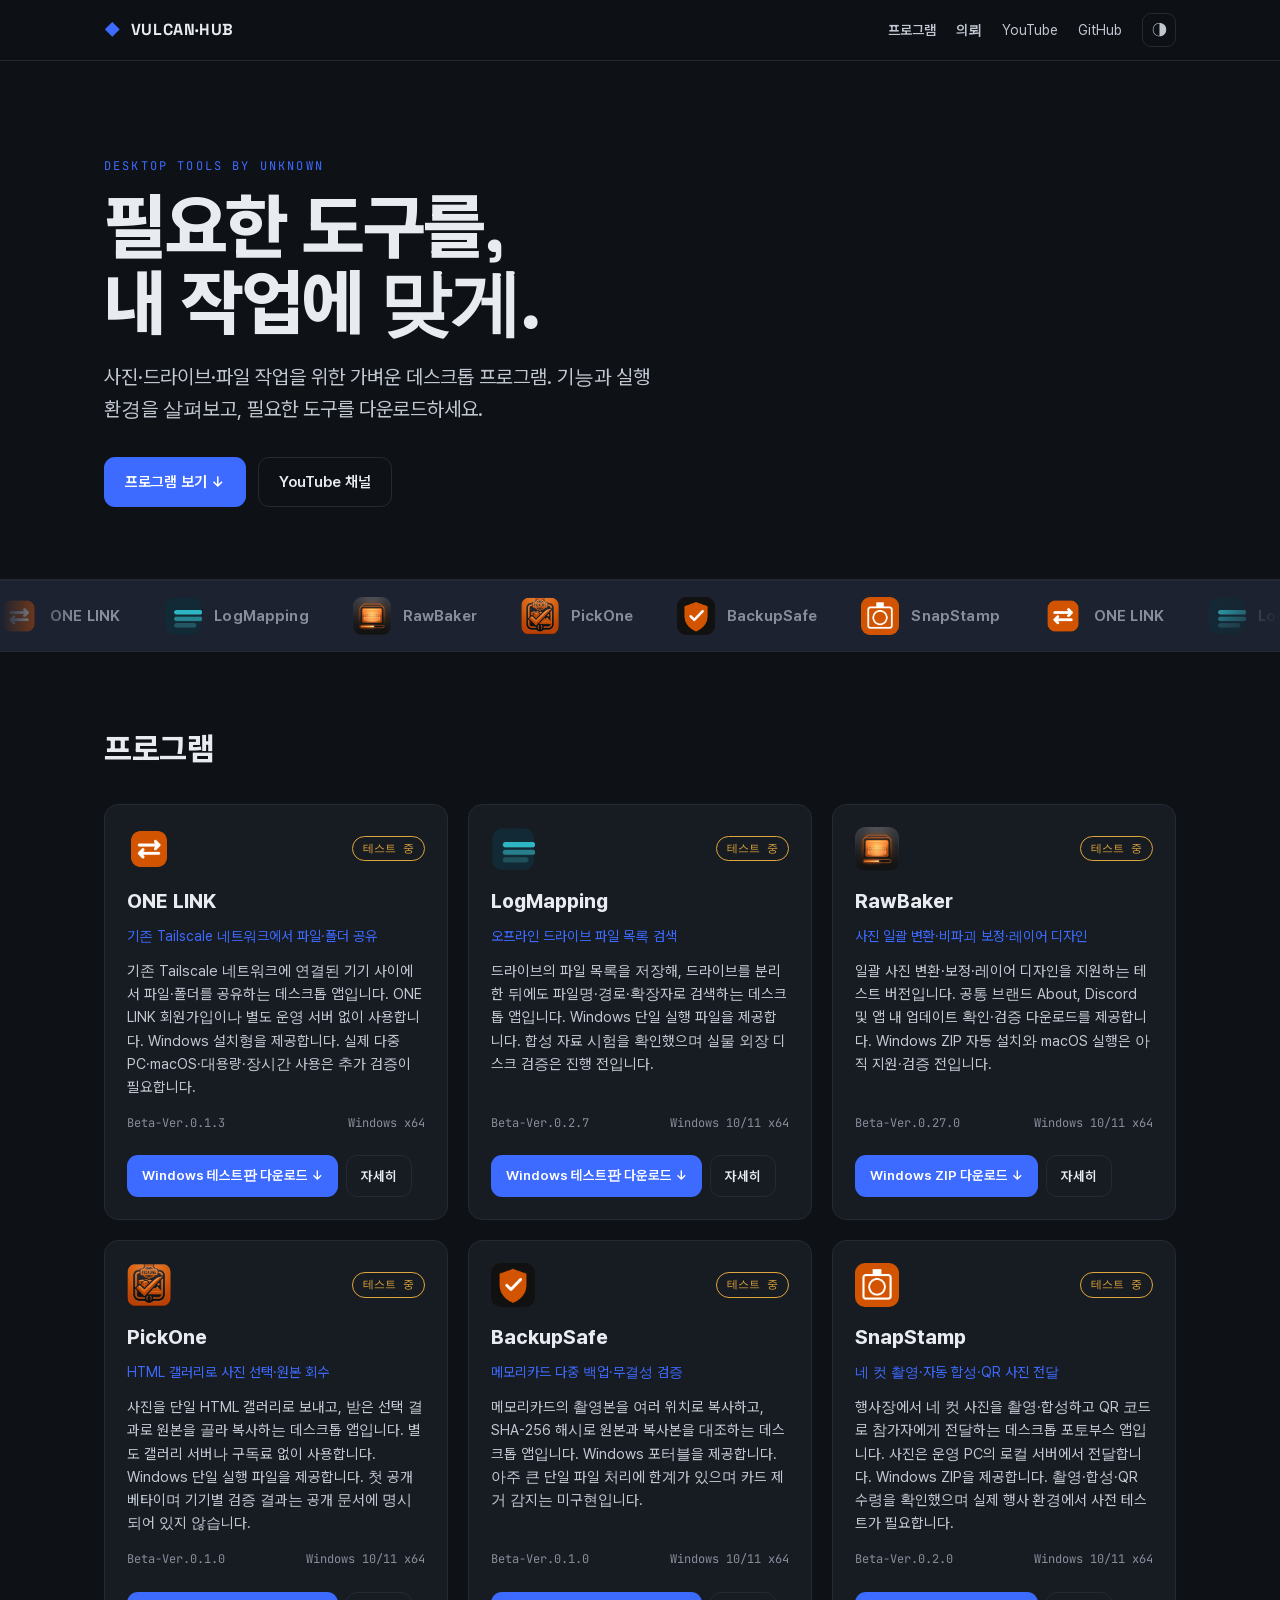
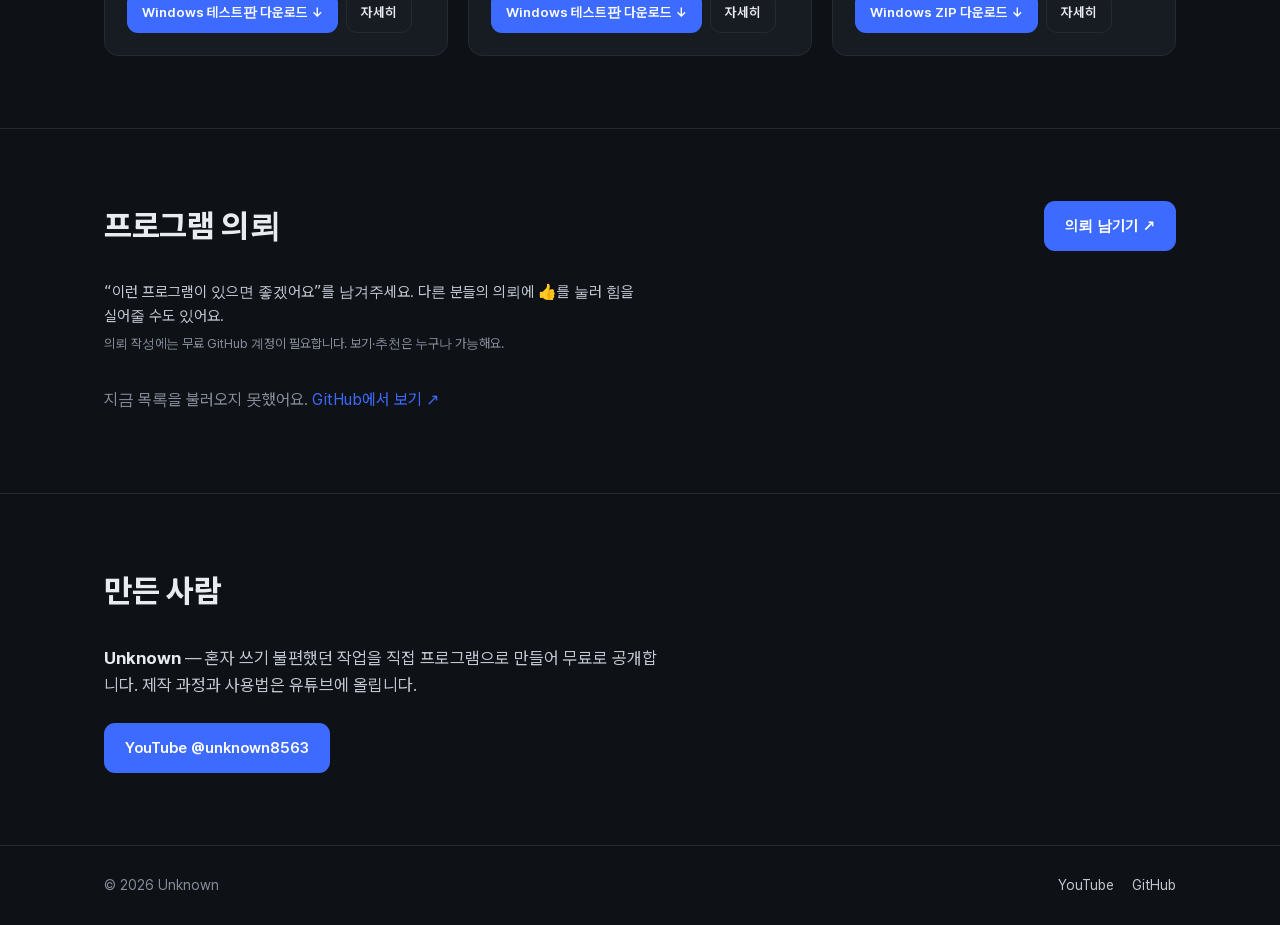
<file: index.html>
<!doctype html>
<html lang="ko" data-theme="dark">
<head>
  <meta charset="utf-8">
  <meta name="viewport" content="width=device-width, initial-scale=1">
  <title>VULCAN-HUB — Unknown의 프로그램</title>
  <meta name="description" content="Unknown의 데스크톱 프로그램 — ONE LINK, LogMapping, RawBaker, PickOne, BackupSafe, SnapStamp. 기능·실행 환경·테스트 상태와 다운로드 안내.">
  <meta property="og:title" content="VULCAN-HUB — Unknown의 프로그램">
  <meta property="og:description" content="사진·드라이브·파일 작업을 위한 데스크톱 프로그램. 기능·실행 환경·테스트 상태를 확인하고 다운로드하세요.">
  <meta property="og:type" content="website">
  <meta property="og:url" content="https://vulcan-hub.github.io/">
  <meta property="og:image" content="https://vulcan-hub.github.io/assets/og.png">
  <meta name="twitter:card" content="summary_large_image">
  <meta name="theme-color" content="#0E1116" media="(prefers-color-scheme:dark)">
  <meta name="theme-color" content="#F3F4F7" media="(prefers-color-scheme:light)">
  <link rel="preload" href="assets/fonts/Pretendard-subset.woff2" as="font" type="font/woff2" crossorigin>
  <link rel="preload" href="assets/fonts/SpaceGrotesk-Bold.woff2" as="font" type="font/woff2" crossorigin>
  <link rel="stylesheet" href="style.css?v=20261003b">
  <link rel="icon" href="favicon.svg">
  <link rel="apple-touch-icon" href="assets/apple-touch-icon.png">
</head>
<body>
  <header class="site-header">
    <div class="wrap hbar">
      <a class="brand" href="#top">
        <span class="brand-mark">◆</span>
        <span class="brand-word">VULCAN·HUB</span>
      </a>
      <nav class="hnav">
        <a class="hnav-anchor" href="#catalog">프로그램</a>
        <a class="hnav-anchor" href="#requests">의뢰</a>
        <a id="lnk-yt" href="#" target="_blank" rel="noopener">YouTube</a>
        <a id="lnk-gh" href="#" target="_blank" rel="noopener">GitHub</a>
        <button class="theme-btn" onclick="toggleTheme()" aria-label="테마 전환">◑</button>
      </nav>
    </div>
  </header>

  <main id="top">
    <section class="hero">
      <div class="wrap hero-in">
        <p class="eyebrow">Desktop tools by Unknown</p>
        <h1 class="hero-title">필요한 도구를,<br>내 작업에 맞게.</h1>
        <p class="hero-sub">사진·드라이브·파일 작업을 위한 가벼운 데스크톱 프로그램.
          기능과 실행 환경을 살펴보고, 필요한 도구를 다운로드하세요.</p>
        <div class="hero-cta">
          <a class="btn btn-accent" href="#catalog">프로그램 보기 ↓</a>
          <a class="btn btn-ghost" id="hero-yt" href="#" target="_blank" rel="noopener">YouTube 채널</a>
        </div>
      </div>
    </section>

    <section class="marquee-band" aria-label="제작한 프로그램">
      <div class="marquee"><div class="marquee-track" id="marquee-track"></div></div>
    </section>

    <section class="catalog" id="catalog">
      <div class="wrap">
        <h2 class="sec-title">프로그램</h2>
        <div class="grid" id="program-grid"></div>
      </div>
    </section>

    <section class="requests" id="requests">
      <div class="wrap">
        <div class="req-head">
          <div>
            <h2 class="sec-title">프로그램 의뢰</h2>
            <p class="req-sub">“이런 프로그램이 있으면 좋겠어요”를 남겨주세요. 다른 분들의 의뢰에 👍를 눌러 힘을 실어줄 수도 있어요.
              <span class="req-note">의뢰 작성에는 무료 GitHub 계정이 필요합니다. 보기·추천은 누구나 가능해요.</span></p>
          </div>
          <a class="btn btn-accent" id="req-new" href="#" target="_blank" rel="noopener">의뢰 남기기 ↗</a>
        </div>
        <div class="req-list" id="req-list"><p class="req-empty">불러오는 중…</p></div>
      </div>
    </section>

    <section class="about" id="about">
      <div class="wrap about-in">
        <h2 class="sec-title">만든 사람</h2>
        <p class="about-lead"><strong>Unknown</strong> — 혼자 쓰기 불편했던 작업을
          직접 프로그램으로 만들어 무료로 공개합니다. 제작 과정과 사용법은 유튜브에 올립니다.</p>
        <a class="btn btn-accent" id="about-yt" href="#" target="_blank" rel="noopener">YouTube @unknown8563</a>
      </div>
    </section>
  </main>

  <footer class="site-footer">
    <div class="wrap fbar">
      <span>© 2026 Unknown</span>
      <nav class="fnav">
        <a id="f-yt" href="#" target="_blank" rel="noopener">YouTube</a>
        <a id="f-gh" href="#" target="_blank" rel="noopener">GitHub</a>
      </nav>
    </div>
  </footer>

  <div class="modal" id="detail-modal" hidden>
    <div class="modal-backdrop" onclick="closeDetail()"></div>
    <div class="modal-panel" role="dialog" aria-modal="true" aria-labelledby="md-name">
      <button class="modal-x" onclick="closeDetail()" aria-label="닫기">✕</button>
      <div id="md-body"></div>
    </div>
  </div>

  <script src="programs.js?v=20261113a"></script>
  <script src="main.js?v=20261003b"></script>
</body>
</html>
</file>
<file: style.css>
@font-face{font-family:"Pretendard";src:url("assets/fonts/Pretendard-subset.woff2") format("woff2");font-weight:100 900;font-display:swap}
@font-face{font-family:"Space Grotesk";src:url("assets/fonts/SpaceGrotesk-Bold.woff2") format("woff2");font-weight:700;font-display:swap}
@font-face{font-family:"JetBrains Mono";src:url("assets/fonts/JetBrainsMono-Regular.woff2") format("woff2");font-weight:400;font-display:swap}

:root{
  color-scheme: dark light;
  --bg:#0E1116; --surface:#171B22; --raise:#1C2230;
  --ink:#E8EBF0; --body:#C2C8D2; --muted:#878E9B; --line:#242A34;
  --accent:#3D6BFF; --accent-hover:#5A80FF; --on-accent:#fff;
  --good:#3FB980; --warn:#E0A63C; --hold:#7C818B;
  --radius:14px; --maxw:1120px;
  --sans:"Pretendard",-apple-system,"Segoe UI",system-ui,Arial,sans-serif;
  --mono:"JetBrains Mono",ui-monospace,"Cascadia Code",Consolas,monospace;
  --display:"Space Grotesk","Pretendard",-apple-system,"Segoe UI",sans-serif;
}
:root[data-theme="light"]{
  --bg:#F3F4F7; --surface:#FFFFFF; --raise:#F7F8FA;
  --ink:#141821; --body:#3C424E; --muted:#697180; --line:#E4E7EC;
  --accent:#2F52D8; --accent-hover:#2846BE;
  --good:#1F8A5B; --warn:#B3791C; --hold:#8A8D94;
}
@media (prefers-color-scheme:light){
  :root:not([data-theme]){
    --bg:#F3F4F7; --surface:#FFFFFF; --raise:#F7F8FA;
    --ink:#141821; --body:#3C424E; --muted:#697180; --line:#E4E7EC;
    --accent:#2F52D8; --accent-hover:#2846BE;
    --good:#1F8A5B; --warn:#B3791C; --hold:#8A8D94;
  }
}
*{box-sizing:border-box}
html{scroll-behavior:smooth}
body{margin:0;background:var(--bg);color:var(--body);font-family:var(--sans);
  line-height:1.6;-webkit-font-smoothing:antialiased}
a{color:var(--accent);text-decoration:none}
a:hover{color:var(--accent-hover)}
:focus-visible{outline:2px solid var(--accent);outline-offset:2px;border-radius:6px}
.wrap{max-width:var(--maxw);margin:0 auto;padding:0 24px}
@media (prefers-reduced-motion:reduce){html{scroll-behavior:auto}*{animation:none!important;transition:none!important}}

/* header */
.site-header{position:sticky;top:0;z-index:20;background:color-mix(in srgb,var(--bg) 88%,transparent);
  backdrop-filter:blur(10px);border-bottom:1px solid var(--line)}
.hbar{display:flex;align-items:center;justify-content:space-between;height:60px}
.brand{display:flex;align-items:center;gap:9px;color:var(--ink);font-weight:800;letter-spacing:.04em}
.brand-word{font-family:var(--display)}
.brand-mark{color:var(--accent)}
.hnav{display:flex;align-items:center;gap:20px;font-size:14px}
.hnav a{color:var(--body)} .hnav a:hover{color:var(--ink)}
.hnav-anchor{font-weight:600}
.theme-btn{background:none;border:1px solid var(--line);color:var(--body);width:34px;height:34px;
  border-radius:9px;cursor:pointer;font-size:15px}
.theme-btn:hover{border-color:var(--accent);color:var(--accent)}

/* buttons */
.btn{display:inline-flex;align-items:center;gap:8px;padding:12px 20px;border-radius:11px;
  font-weight:600;font-size:15px;border:1px solid transparent;cursor:pointer;font-family:inherit}
.btn-accent{background:var(--accent);color:var(--on-accent)}
.btn-accent:hover{background:var(--accent-hover);color:var(--on-accent)}
.btn-ghost{border-color:var(--line);color:var(--ink);background:none}
.btn-ghost:hover{border-color:var(--accent);color:var(--accent)}
.btn-sm{padding:9px 14px;font-size:13.5px}

/* hero */
.hero{padding:96px 0 72px;border-bottom:1px solid var(--line)}
.eyebrow{font-family:var(--mono);font-size:12px;letter-spacing:.18em;text-transform:uppercase;
  color:var(--accent);margin:0 0 14px}
.hero-title{font-family:var(--display);font-size:clamp(38px,7vw,72px);line-height:1.05;
  letter-spacing:-.02em;margin:0;color:var(--ink);font-weight:800;text-wrap:balance}
.hero-sub{font-size:clamp(16px,2vw,20px);color:var(--body);max-width:46ch;margin:20px 0 32px}
.hero-cta{display:flex;gap:12px;flex-wrap:wrap}

/* marquee (program icons flowing) */
.marquee-band{border-top:1px solid var(--line);border-bottom:1px solid var(--line);
  background:var(--raise);overflow:hidden;position:relative}
.marquee-band::before,.marquee-band::after{content:"";position:absolute;top:0;bottom:0;width:80px;z-index:2;pointer-events:none}
.marquee-band::before{left:0;background:linear-gradient(90deg,var(--raise),transparent)}
.marquee-band::after{right:0;background:linear-gradient(270deg,var(--raise),transparent)}
.marquee{overflow:hidden}
.marquee-track{display:flex;width:max-content;
  animation:mq-scroll linear infinite;animation-duration:var(--mq-dur,28s)}
.marquee-band:hover .marquee-track{animation-play-state:paused}
.mq-set{display:flex;flex:0 0 auto}
.mq-chip{display:flex;align-items:center;gap:12px;margin-right:44px;padding:16px 0;white-space:nowrap}
.mq-chip img{width:38px;height:38px;border-radius:9px;flex:0 0 auto}
.mq-chip span{font-family:var(--sans);color:var(--muted);font-weight:650;font-size:15px;letter-spacing:.01em}
.mq-chip:hover span{color:var(--ink)}
@keyframes mq-scroll{from{transform:translateX(0)}to{transform:translateX(calc(-1 * var(--mq-shift,600px)))}}
/* 오너 지시(2026-07-28): 프로그램 마퀴는 **모든 PC에서 흐르게** 한다.
   위쪽 전역 규칙이 reduced-motion일 때 *{animation:none!important} 로 모든 애니메이션을 끄므로,
   마퀴만 같은 !important 로 되살린다(다른 요소의 동작 줄이기 존중은 그대로 유지). */
@media (prefers-reduced-motion:reduce){
  .marquee-track{animation:mq-scroll linear infinite!important;
    animation-duration:var(--mq-dur,28s)!important;
    flex-wrap:nowrap;justify-content:flex-start;width:max-content}
  .marquee-band:hover .marquee-track{animation-play-state:paused!important}
}

/* catalog */
.catalog{padding:72px 0}
.sec-title{font-size:clamp(24px,3vw,32px);color:var(--ink);font-weight:750;letter-spacing:-.01em;margin:0 0 28px}
.grid{display:grid;grid-template-columns:repeat(auto-fill,minmax(300px,1fr));gap:20px}
.card{background:var(--surface);border:1px solid var(--line);border-radius:var(--radius);
  padding:22px;display:flex;flex-direction:column;gap:8px;transition:border-color .18s,transform .18s}
.card:hover{border-color:var(--accent);transform:translateY(-3px)}
.card-top{display:flex;align-items:center;justify-content:space-between}
.card-icon{width:44px;height:44px;border-radius:10px}
.badge{font-family:var(--mono);font-size:11px;padding:3px 10px;border-radius:999px;border:1px solid currentColor}
.badge.good{color:var(--good)} .badge.warn{color:var(--warn)} .badge.hold{color:var(--hold)}
.card-name{margin:6px 0 0;color:var(--ink);font-size:20px;font-weight:750}
.card-tag{margin:0;color:var(--accent);font-size:14px}
.card-desc{margin:4px 0 0;color:var(--body);font-size:14.5px;flex:1}
.card-meta{display:flex;justify-content:space-between;gap:10px;color:var(--muted);font-size:12px;margin-top:8px}
.mono{font-family:var(--mono)}
.card-actions{display:flex;gap:8px;margin-top:14px}

/* about + footer */
.about{padding:72px 0;border-top:1px solid var(--line)}
.about-lead{color:var(--body);font-size:17px;max-width:56ch;margin:0 0 24px}
.about-lead strong{color:var(--ink)}
.site-footer{border-top:1px solid var(--line);padding:28px 0}
.fbar{display:flex;justify-content:space-between;align-items:center;color:var(--muted);font-size:14px}
.fnav{display:flex;gap:18px} .fnav a{color:var(--body)} .fnav a:hover{color:var(--ink)}

/* modal */
.modal{position:fixed;inset:0;z-index:50;display:flex;align-items:center;justify-content:center;padding:20px}
.modal[hidden]{display:none}
.modal-backdrop{position:absolute;inset:0;background:rgba(0,0,0,.6)}
.modal-panel{position:relative;background:var(--surface);border:1px solid var(--line);
  border-radius:16px;max-width:560px;width:100%;padding:28px;max-height:88vh;overflow:auto}
.modal-x{position:absolute;top:14px;right:14px;background:none;border:none;color:var(--muted);font-size:16px;cursor:pointer}
.md-name{color:var(--ink);font-size:24px;margin:0 0 4px;display:flex;align-items:center;gap:10px}
.md-tag{color:var(--accent);margin:0 0 12px}
.md-shot{display:block;width:100%;height:auto;border:1px solid var(--line);border-radius:10px;margin:0 0 16px}
.md-desc{color:var(--body);margin:0 0 18px}
.md-spec{display:grid;grid-template-columns:90px 1fr;gap:8px 14px;font-size:14px;margin:0 0 22px}
.md-spec dt{color:var(--muted)} .md-spec dd{margin:0;color:var(--ink)}
.md-actions{display:flex;gap:10px;flex-wrap:wrap}
/* update history in modal */
.md-updates{margin-top:24px;border-top:1px solid var(--line);padding-top:18px}
.md-uh{margin:0 0 12px;font-size:14px;font-family:var(--sans);color:var(--ink);font-weight:700}
.md-rel{display:flex;flex-direction:column;gap:14px}
.rel{border:1px solid var(--line);border-radius:10px;padding:12px 14px;background:var(--raise)}
.rel-h{display:flex;align-items:center;gap:10px;flex-wrap:wrap}
.rel-tag{font-family:var(--mono);font-size:13px;color:var(--accent);font-weight:600}
.rel-pre{font-family:var(--mono);font-size:10px;color:var(--warn);border:1px solid currentColor;border-radius:999px;padding:1px 7px}
.rel-date{font-family:var(--mono);font-size:12px;color:var(--muted);margin-left:auto}
.rel-body{margin:8px 0 0;font-family:var(--sans);font-size:13px;color:var(--body);
  white-space:pre-wrap;word-break:break-word;line-height:1.55}
.rel-empty{color:var(--muted);font-size:13px;margin:0}

/* requests board */
.requests{padding:72px 0;border-top:1px solid var(--line)}
.req-head{display:flex;justify-content:space-between;align-items:flex-start;gap:20px;flex-wrap:wrap;margin-bottom:24px}
.req-sub{color:var(--body);font-size:15px;max-width:60ch;margin:6px 0 0}
.req-note{display:block;color:var(--muted);font-size:13px;margin-top:6px}
.req-head .btn{flex:0 0 auto}
.req-list{display:grid;grid-template-columns:repeat(auto-fill,minmax(320px,1fr));gap:14px}
.req-empty{color:var(--muted);grid-column:1/-1;margin:0;padding:8px 0}
.req-card{display:flex;gap:14px;align-items:flex-start;background:var(--surface);
  border:1px solid var(--line);border-radius:12px;padding:16px;transition:border-color .16s,transform .16s}
.req-card:hover{border-color:var(--accent);transform:translateY(-2px)}
.req-card.done{opacity:.62}
.req-up{display:flex;flex-direction:column;align-items:center;justify-content:center;gap:1px;
  min-width:46px;padding:6px 0;border:1px solid var(--line);border-radius:9px;color:var(--muted);flex:0 0 auto}
.req-up-i{font-size:11px;line-height:1;color:var(--accent)}
.req-up b{font-family:var(--mono);font-size:15px;color:var(--ink);font-variant-numeric:tabular-nums}
.req-main{min-width:0}
.req-title{color:var(--ink);font-weight:650;font-size:15px;line-height:1.35}
.req-badge{font-family:var(--mono);font-size:10px;color:var(--good);border:1px solid currentColor;
  border-radius:999px;padding:1px 7px;vertical-align:middle}
.req-body{color:var(--muted);font-size:13.5px;margin-top:5px;line-height:1.5;
  overflow:hidden;display:-webkit-box;-webkit-line-clamp:2;-webkit-box-orient:vertical}

/* scroll reveal */
.reveal{opacity:0;transform:translateY(14px);transition:opacity .5s ease,transform .5s ease}
.reveal.in{opacity:1;transform:none}

/* responsive */
img{max-width:100%;height:auto}
@media (max-width:640px){
  .hero{padding:64px 0 48px}
  .hnav{gap:12px;font-size:13px}
  .grid{grid-template-columns:1fr}
  .fbar{flex-direction:column;gap:10px;align-items:flex-start}
  .md-actions{flex-wrap:wrap}
}
</file>
